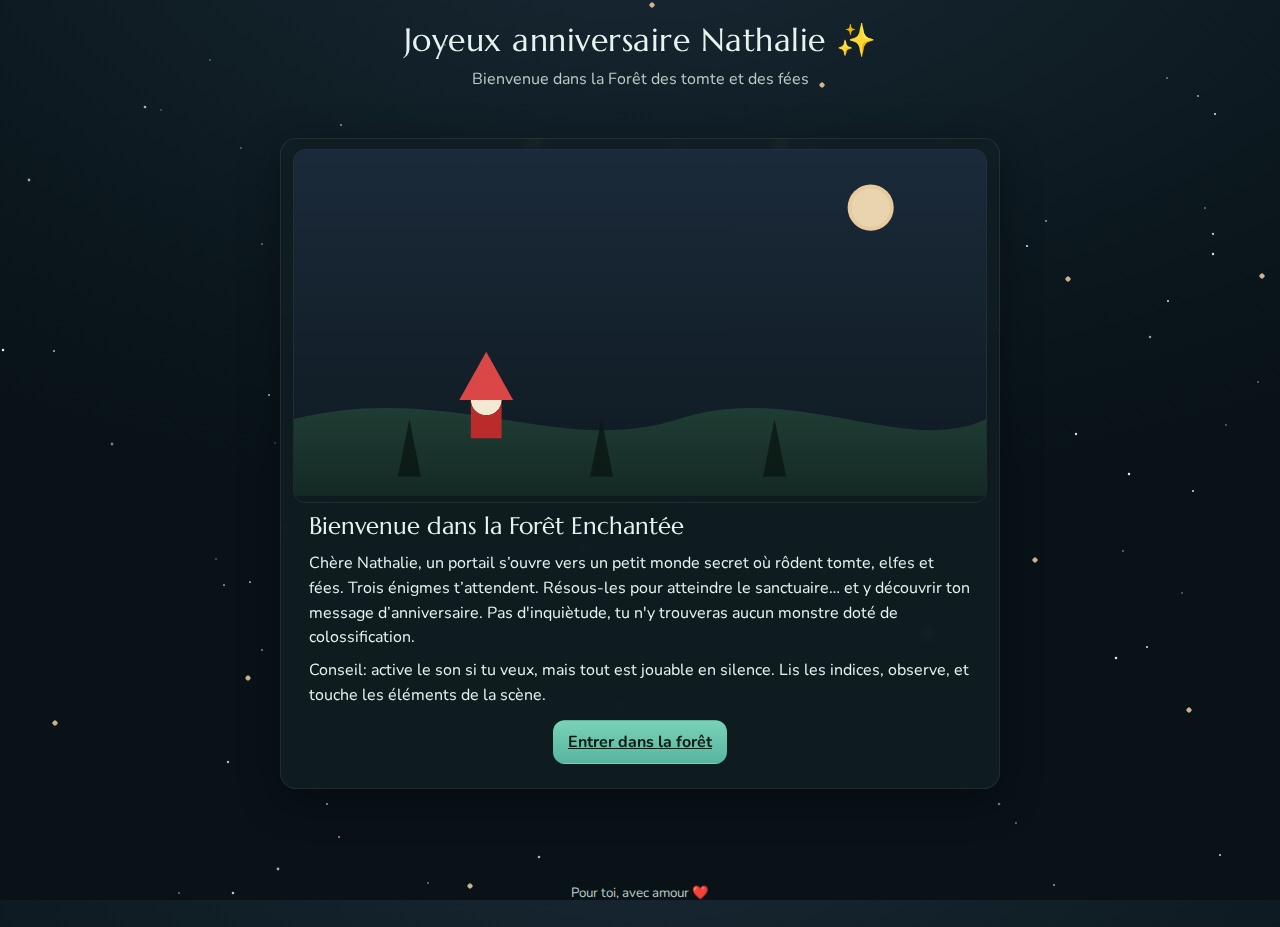
<file: index.html>
<!DOCTYPE html>
<html lang="fr">
  <head>
    <meta charset="utf-8" />
    <meta name="viewport" content="width=device-width, initial-scale=1" />
    <title>Joyeux Anniversaire – Forêt Enchantée</title>
    <meta name="description" content="Une carte d'anniversaire interactive dans une forêt de tomte, elfes et fées." />
    <link rel="preconnect" href="https://fonts.googleapis.com">
    <link rel="preconnect" href="https://fonts.gstatic.com" crossorigin>
    <link href="https://fonts.googleapis.com/css2?family=Marcellus&family=Nunito:wght@400;700&display=swap" rel="stylesheet">
    <link rel="stylesheet" href="assets/styles.css" />
  </head>
  <body data-scene="intro">
    <div id="stars"></div>
    <div id="fireflies" aria-hidden="true"></div>

    <header class="site-header">
      <h1>Joyeux anniversaire Nathalie ✨</h1>
      <p class="subtitle">Bienvenue dans la Forêt des tomte et des fées</p>
    </header>

    <main class="container intro">
      <section class="card">
        <div class="art">
          <!-- Petite illustration douce (SVG inline) -->
          <svg viewBox="0 0 360 180" role="img" aria-label="Forêt crépusculaire">
            <defs>
              <linearGradient id="gSky" x1="0" y1="0" x2="0" y2="1">
                <stop offset="0%" stop-color="#1b2a3a" />
                <stop offset="100%" stop-color="#0e1a21" />
              </linearGradient>
              <linearGradient id="gHill" x1="0" y1="0" x2="0" y2="1">
                <stop offset="0%" stop-color="#1f3d34" />
                <stop offset="100%" stop-color="#142a24" />
              </linearGradient>
            </defs>
            <rect width="360" height="180" fill="url(#gSky)"/>
            <g opacity="0.9">
              <circle cx="300" cy="30" r="12" fill="#ffdca8"/>
              <circle cx="300" cy="30" r="10" fill="#ffecc7" opacity="0.7"/>
            </g>
            <path d="M0 140 C80 120, 140 160, 200 140 C260 120, 320 160, 360 140 L360 180 L0 180 Z" fill="url(#gHill)"/>
            <g fill="#0b1714" opacity="0.8">
              <path d="M60 140 l-6 30 h12z"/>
              <path d="M160 140 l-6 30 h12z"/>
              <path d="M250 140 l-6 30 h12z"/>
            </g>
            <!-- Tomte minimaliste -->
            <g transform="translate(100,120)">
              <circle cx="0" cy="10" r="8" fill="#f1e9d2"/>
              <path d="M-8 10 a8 8 0 0 0 16 0 v20 h-16z" fill="#ba2c2c"/>
              <path d="M0 -15 l-14 25 h28z" fill="#d94747"/>
            </g>
          </svg>
        </div>
        <h2>Bienvenue dans la Forêt Enchantée</h2>
        <p>
          Chère Nathalie, un portail s’ouvre vers un petit monde secret où rôdent tomte, elfes et fées.
          Trois énigmes t’attendent. Résous-les pour atteindre le sanctuaire… et y découvrir ton message d’anniversaire.
          Pas d'inquiètude, tu n'y trouveras aucun monstre doté de colossification.
        </p>
        <p class="hint">Conseil: active le son si tu veux, mais tout est jouable en silence. Lis les indices, observe, et touche les éléments de la scène.</p>
        <div class="cta-row">
          <a class="btn btn-primary" href="foret.html">Entrer dans la forêt</a>
        </div>
      </section>
    </main>

    <footer class="site-footer">
      <small>Pour toi, avec amour ❤️</small>
    </footer>

    <script src="assets/main.js"></script>
  </body>
  </html>
</file>
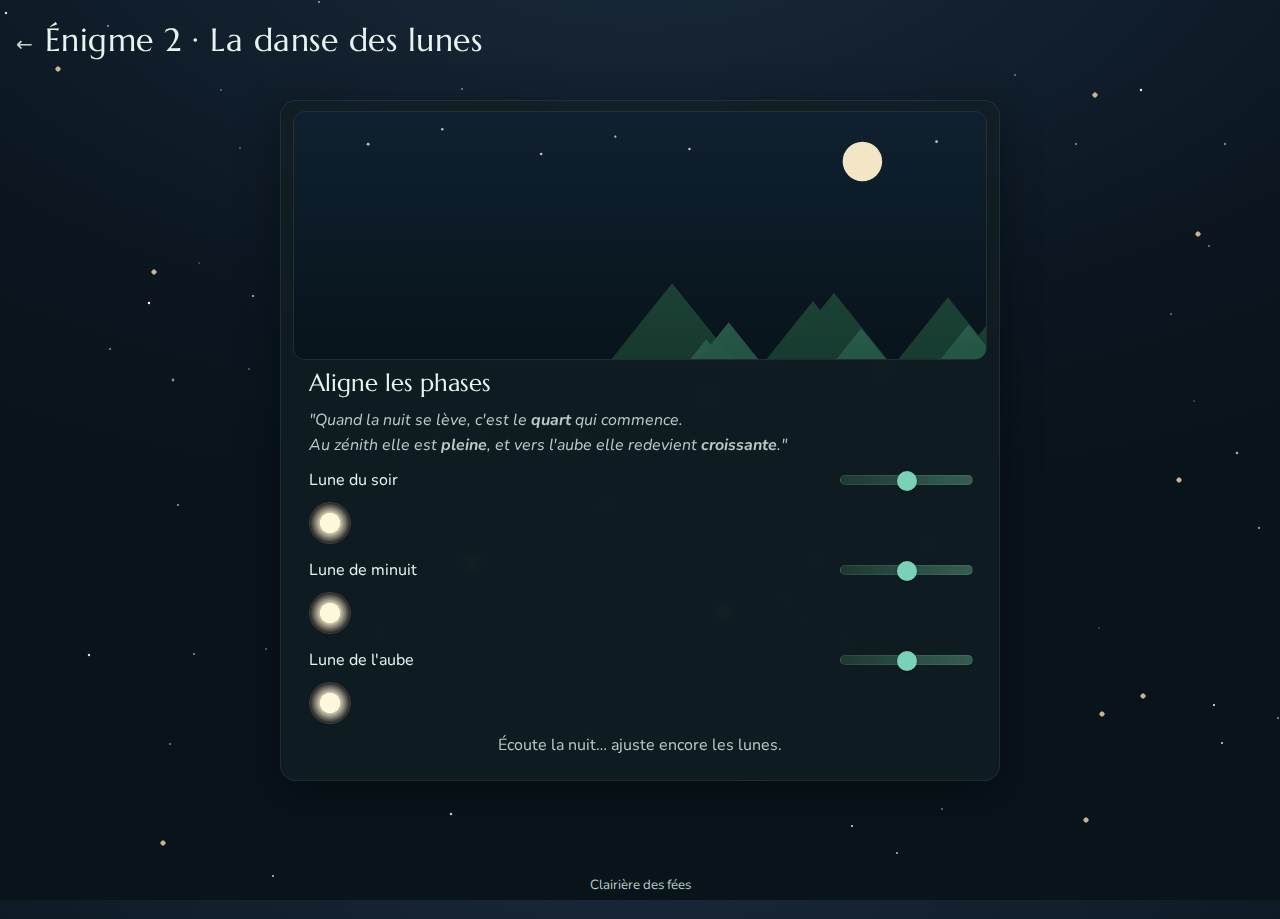
<file: clairiere.html>
<!DOCTYPE html>
<html lang="fr">
  <head>
    <meta charset="utf-8" />
    <meta name="viewport" content="width=device-width, initial-scale=1" />
    <title>Énigme 2 — La Danse des Lunes</title>
    <link href="https://fonts.googleapis.com/css2?family=Marcellus&family=Nunito:wght@400;700&display=swap" rel="stylesheet">
    <link rel="stylesheet" href="assets/styles.css" />
  </head>
  <body data-scene="clairiere">
    <div id="stars"></div>
    <div id="fireflies" aria-hidden="true"></div>

    <header class="site-header compact">
      <a class="back" href="foret.html" aria-label="Retour">←</a>
      <h1>Énigme 2 · La danse des lunes</h1>
    </header>

    <main class="container">
      <section class="card puzzle">
        <div class="art wide">
          <!-- Forêt de sapins simple -->
          <svg viewBox="0 0 560 200" role="img" aria-label="Forêt de sapins sous la lune">
            <defs>
              <linearGradient id="skyForest" x1="0" y1="0" x2="0" y2="1">
                <stop offset="0%" stop-color="#0f2030"/>
                <stop offset="100%" stop-color="#08141b"/>
              </linearGradient>
              <linearGradient id="treeBack" x1="0" y1="0" x2="0" y2="1">
                <stop offset="0%" stop-color="#1f4a3a"/>
                <stop offset="100%" stop-color="#123227"/>
              </linearGradient>
              <linearGradient id="treeMid" x1="0" y1="0" x2="0" y2="1">
                <stop offset="0%" stop-color="#2a5e4a"/>
                <stop offset="100%" stop-color="#184035"/>
              </linearGradient>
              <linearGradient id="treeFront" x1="0" y1="0" x2="0" y2="1">
                <stop offset="0%" stop-color="#356f58"/>
                <stop offset="100%" stop-color="#1b483d"/>
              </linearGradient>
              <symbol id="pine" viewBox="0 0 20 28">
                <polygon points="10,0 2,10 6,10 1,16 7,14 4,22 10,19 16,22 13,14 19,16 14,10 18,10"/>
                <rect x="8.5" y="19" width="3" height="8" rx="0.6"/>
              </symbol>
            </defs>

            <!-- Ciel -->
            <rect width="560" height="200" fill="url(#skyForest)"/>
            <!-- Lune unique -->
            <circle cx="460" cy="40" r="16" fill="#fff1cc" opacity="0.95"/>
            <!-- Quelques étoiles discrètes -->
            <g fill="#fff8e6" opacity="0.75">
              <circle cx="60" cy="26" r="1.2"/>
              <circle cx="120" cy="14" r="1.0"/>
              <circle cx="200" cy="34" r="1.1"/>
              <circle cx="260" cy="20" r="0.9"/>
              <circle cx="320" cy="30" r="1.0"/>
              <circle cx="520" cy="24" r="1.1"/>
            </g>

            <!-- Bandes de sapins -->
            <g fill="url(#treeBack)" opacity="0.85">
              <use href="#pine" x="20"  y="152" transform="scale(1.0)"/>
              <use href="#pine" x="60"  y="154" transform="scale(0.9)"/>
              <use href="#pine" x="100" y="150" transform="scale(1.1)"/>
              <use href="#pine" x="140" y="153" transform="scale(1.0)"/>
              <use href="#pine" x="180" y="154" transform="scale(0.95)"/>
              <use href="#pine" x="220" y="151" transform="scale(1.05)"/>
              <use href="#pine" x="260" y="153" transform="scale(0.98)"/>
              <use href="#pine" x="300" y="150" transform="scale(1.06)"/>
              <use href="#pine" x="340" y="154" transform="scale(0.94)"/>
              <use href="#pine" x="380" y="152" transform="scale(1.02)"/>
              <use href="#pine" x="420" y="154" transform="scale(0.94)"/>
              <use href="#pine" x="460" y="151" transform="scale(1.04)"/>
              <use href="#pine" x="500" y="154" transform="scale(0.92)"/>
            </g>
            <g fill="url(#treeMid)" opacity="0.92">
              <use href="#pine" x="10"  y="160" transform="scale(1.15)"/>
              <use href="#pine" x="55"  y="162" transform="scale(1.05)"/>
              <use href="#pine" x="95"  y="160" transform="scale(1.2)"/>
              <use href="#pine" x="145" y="162" transform="scale(1.08)"/>
              <use href="#pine" x="190" y="160" transform="scale(1.18)"/>
              <use href="#pine" x="235" y="162" transform="scale(1.06)"/>
              <use href="#pine" x="280" y="160" transform="scale(1.2)"/>
              <use href="#pine" x="325" y="162" transform="scale(1.08)"/>
              <use href="#pine" x="370" y="160" transform="scale(1.18)"/>
              <use href="#pine" x="415" y="162" transform="scale(1.06)"/>
              <use href="#pine" x="460" y="160" transform="scale(1.16)"/>
              <use href="#pine" x="505" y="162" transform="scale(1.08)"/>
            </g>
            <g fill="url(#treeFront)" opacity="1">
              <use href="#pine" x="0"   y="170" transform="scale(1.3)"/>
              <use href="#pine" x="45"  y="172" transform="scale(1.22)"/>
              <use href="#pine" x="90"  y="170" transform="scale(1.34)"/>
              <use href="#pine" x="140" y="172" transform="scale(1.26)"/>
              <use href="#pine" x="190" y="170" transform="scale(1.36)"/>
              <use href="#pine" x="240" y="172" transform="scale(1.24)"/>
              <use href="#pine" x="290" y="170" transform="scale(1.34)"/>
              <use href="#pine" x="340" y="172" transform="scale(1.26)"/>
              <use href="#pine" x="390" y="170" transform="scale(1.36)"/>
              <use href="#pine" x="440" y="172" transform="scale(1.24)"/>
              <use href="#pine" x="490" y="170" transform="scale(1.32)"/>
              <use href="#pine" x="530" y="172" transform="scale(1.24)"/>
            </g>
          </svg>
        </div>
        <h2>Aligne les phases</h2>
        <p class="riddle">
          "Quand la nuit se lève, c'est le <strong>quart</strong> qui commence.<br/>
          Au zénith elle est <strong>pleine</strong>,
          et vers l'aube elle redevient <strong>croissante</strong>."
        </p>

        <div class="sliders">
          <div class="slider-group">
            <label for="s1">Lune du soir</label>
            <input id="s1" type="range" min="0" max="100" value="50" step="1"/>
            <div class="moon" data-for="s1"></div>
          </div>
          <div class="slider-group">
            <label for="s2">Lune de minuit</label>
            <input id="s2" type="range" min="0" max="100" value="50" step="1"/>
            <div class="moon" data-for="s2"></div>
          </div>
          <div class="slider-group">
            <label for="s3">Lune de l'aube</label>
            <input id="s3" type="range" min="0" max="100" value="50" step="1"/>
            <div class="moon" data-for="s3"></div>
          </div>
        </div>

        <div id="feedback" class="feedback" aria-live="polite"></div>

        <div class="cta-row hidden" id="next2">
          <a class="btn btn-primary" href="ruisseau.html">Suivre le ruisseau</a>
        </div>
      </section>
    </main>

    <footer class="site-footer">
      <small>Clairière des fées</small>
    </footer>

    <script src="assets/main.js"></script>
    <script>
      const targets = { s1:5, s2:50, s3:95 };
      const tol = 8; // tolérance ±6
      const fb = document.getElementById('feedback');
      const next = document.getElementById('next2');

      function updateMoon(input){
        const id = input.id; const moon = document.querySelector(`.moon[data-for="${id}"]`);
        const v = Number(input.value);
        // Représentation simple de phase: gradient radiale selon v
        const pct = Math.max(0, Math.min(100, v));
        const light = pct/100;
        const shadowStart = (0.5 - (light-0.5))*100; // just a playful mapping
        moon.style.background = `radial-gradient(circle at ${shadowStart}% 50%, #fff8dc 35%, #d0c9b0 36%, #2a2a2a 70%)`;
        moon.setAttribute('aria-label',`phase ${v}%`);
      }

      function check(){
        const ok = Object.keys(targets).every(id => {
          const v = Number(document.getElementById(id).value);
          return Math.abs(v - targets[id]) <= tol;
        });
        if (ok) {
          fb.textContent = "La clairière s'illumine… C'est réussi !";
          document.body.classList.add('solved');
          try { localStorage.setItem('puzzle2','true'); localStorage.setItem('progress','2'); } catch {}
          next.classList.remove('hidden');
          celebrate('clairiere');
        } else {
          fb.textContent = "Écoute la nuit… ajuste encore les lunes.";
        }
      }

      document.querySelectorAll('input[type="range"]').forEach(inp => {
        updateMoon(inp);
        inp.addEventListener('input', e => { updateMoon(inp); check(); });
      });

      check();
    </script>
  </body>
  </html>
</file>
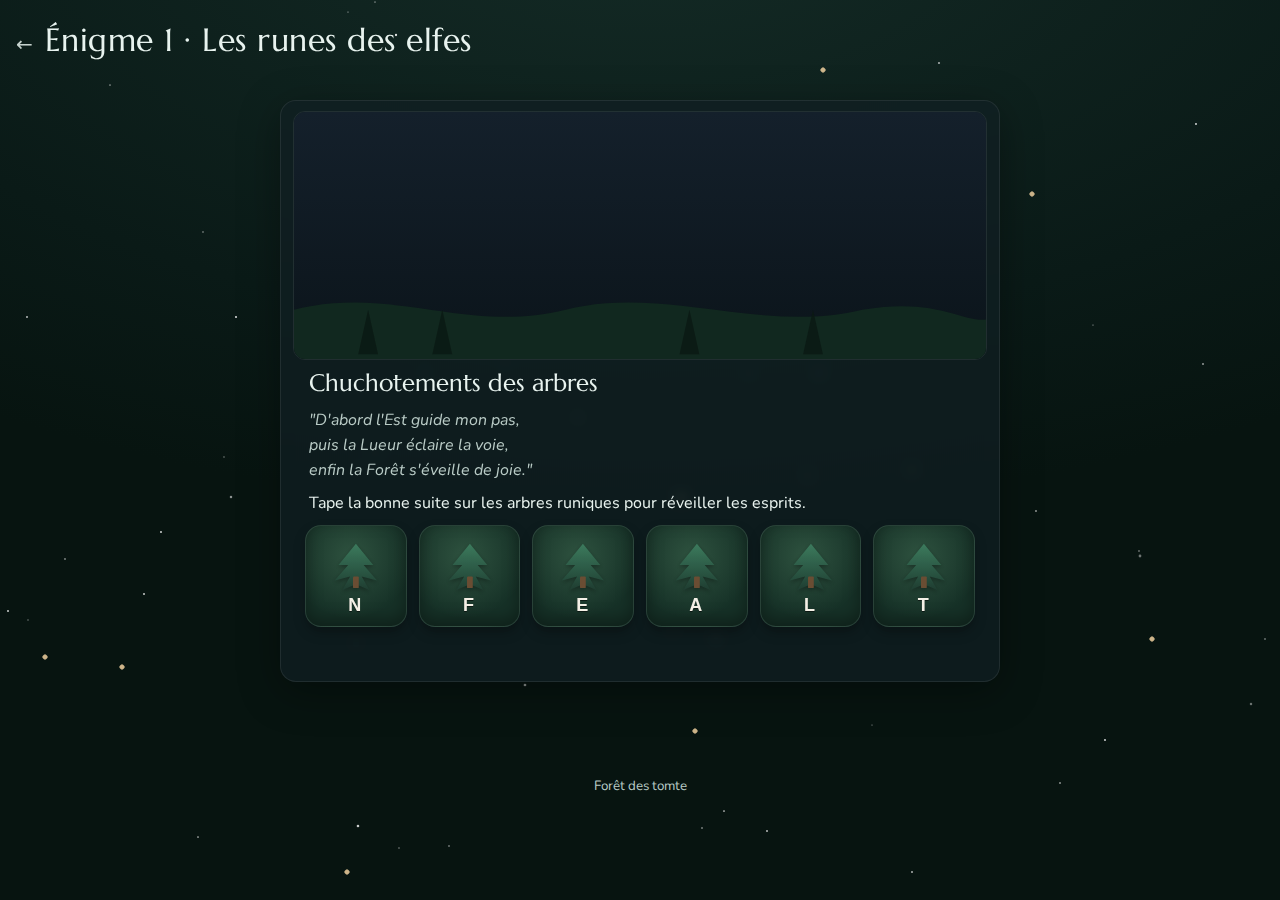
<file: foret.html>
<!DOCTYPE html>
<html lang="fr">
  <head>
    <meta charset="utf-8" />
    <meta name="viewport" content="width=device-width, initial-scale=1" />
    <title>Énigme 1 — Les Runes des Elfes</title>
    <link href="https://fonts.googleapis.com/css2?family=Marcellus&family=Nunito:wght@400;700&display=swap" rel="stylesheet">
    <link rel="stylesheet" href="assets/styles.css" />
  </head>
  <body data-scene="foret">
    <div id="stars"></div>
    <div id="fireflies" aria-hidden="true"></div>

    <header class="site-header compact">
      <a class="back" href="index.html" aria-label="Retour">←</a>
      <h1>Énigme 1 · Les runes des elfes</h1>
    </header>

    <main class="container">
      <section class="card puzzle">
        <div class="art wide">
          <!-- Silhouette de forêt -->
          <svg viewBox="0 0 560 200" role="img" aria-label="Forêt nocturne">
            <defs>
              <linearGradient id="skyF" x1="0" y1="0" x2="0" y2="1">
                <stop offset="0%" stop-color="#14202b"/>
                <stop offset="100%" stop-color="#0b141a"/>
              </linearGradient>
            </defs>
            <rect width="560" height="200" fill="url(#skyF)"/>
            <g fill="#11281f">
              <path d="M0 160 C80 140 140 180 220 160 C300 140 380 180 460 160 C520 150 540 170 560 168 L560 200 L0 200 Z"/>
            </g>
            <g fill="#0b1a14" opacity="0.9">
              <path d="M60 160 l-8 36 h16z"/>
              <path d="M120 160 l-8 36 h16z"/>
              <path d="M320 160 l-8 36 h16z"/>
              <path d="M420 160 l-8 36 h16z"/>
            </g>
          </svg>
        </div>
        <h2>Chuchotements des arbres</h2>
        <p class="riddle">
          "D'abord l'Est guide mon pas,<br/>
          puis la Lueur éclaire la voie,<br/>
          enfin la Forêt s'éveille de joie."
        </p>
        <p>Tape la bonne suite sur les arbres runiques pour réveiller les esprits.</p>

        <div class="runes trees" id="runes"></div>

        <div id="feedback" class="feedback" aria-live="polite"></div>

        <div class="cta-row hidden" id="next1">
          <a class="btn btn-primary" href="clairiere.html">Avancer vers la clairière</a>
        </div>
      </section>
    </main>

    <footer class="site-footer">
      <small>Forêt des tomte</small>
    </footer>

    <script src="assets/main.js"></script>
    <script>
      // Énigme 1: Entrer "E", "L", "F" — arbres au lieu de pierres
      const needed = ["E","L","F"]; let entered = [];
      const runes = document.getElementById('runes');
      const fb = document.getElementById('feedback');
      const next = document.getElementById('next1');

      // Construire dynamiquement 6 arbres-runes et mélanger pour éviter E-L-F en ordre
      const letters = ["E","L","F","A","N","T"];
      function shuffle(a){ for(let i=a.length-1;i>0;i--){ const j=(Math.random()*(i+1))|0; [a[i],a[j]]=[a[j],a[i]]; } return a; }
      function elfInOrder(a){ const p = {E:a.indexOf('E'), L:a.indexOf('L'), F:a.indexOf('F')}; return p.E < p.L && p.L < p.F; }

      let order = shuffle(letters.slice());
      if (elfInOrder(order)) { // casse l'ordre si aligné
        [order[0], order[order.length-1]] = [order[order.length-1], order[0]];
        if (elfInOrder(order)) order.reverse();
      }

      function treeSVG(){
        return `
          <svg viewBox="0 0 60 60" aria-hidden="true" focusable="false">
            <defs>
              <linearGradient id="canopy" x1="0" y1="0" x2="0" y2="1">
                <stop offset="0%" stop-color="#3d7d5f"/>
                <stop offset="100%" stop-color="#1f3e32"/>
              </linearGradient>
            </defs>
            <polygon points="30,6 12,28 22,28 8,44 24,40 16,54 30,48 44,54 36,40 52,44 38,28 48,28" fill="url(#canopy)"/>
            <rect x="27" y="40" width="6" height="12" rx="1" fill="#6e4e33"/>
          </svg>`;
      }

      const frag = document.createDocumentFragment();
      order.forEach(ch => {
        const b = document.createElement('button');
        b.className = 'rune tree';
        b.dataset.letter = ch;
        b.setAttribute('aria-label', `Arbre ${ch}`);
        b.innerHTML = `<span class="tree-ico">${treeSVG()}</span><span class="letter">${ch}</span>`;
        frag.appendChild(b);
      });
      runes.appendChild(frag);

      function resetWithShake() {
        runes.classList.remove('shake'); void runes.offsetWidth; // reflow
        runes.classList.add('shake');
        entered = [];
        fb.textContent = "Hmm… la forêt reste silencieuse.";
      }

      runes.addEventListener('click', (e) => {
        const b = e.target.closest('button.rune');
        if (!b) return;
        const letter = b.dataset.letter;
        b.classList.add('active');
        setTimeout(()=>b.classList.remove('active'), 180);
        entered.push(letter);
        fb.textContent = `Tu as touché: ${entered.join('·')}`;
        if (entered.length === needed.length) {
          const ok = needed.every((v,i)=>v===entered[i]);
          if (ok) {
            fb.textContent = "Les esprits s'éveillent… Bien joué !";
            document.body.classList.add('solved');
            try { localStorage.setItem('puzzle1','true'); localStorage.setItem('progress','1'); } catch {}
            next.classList.remove('hidden');
            celebrate('foret');
          } else {
            resetWithShake();
          }
        }
      });
    </script>
  </body>
  </html>
</file>
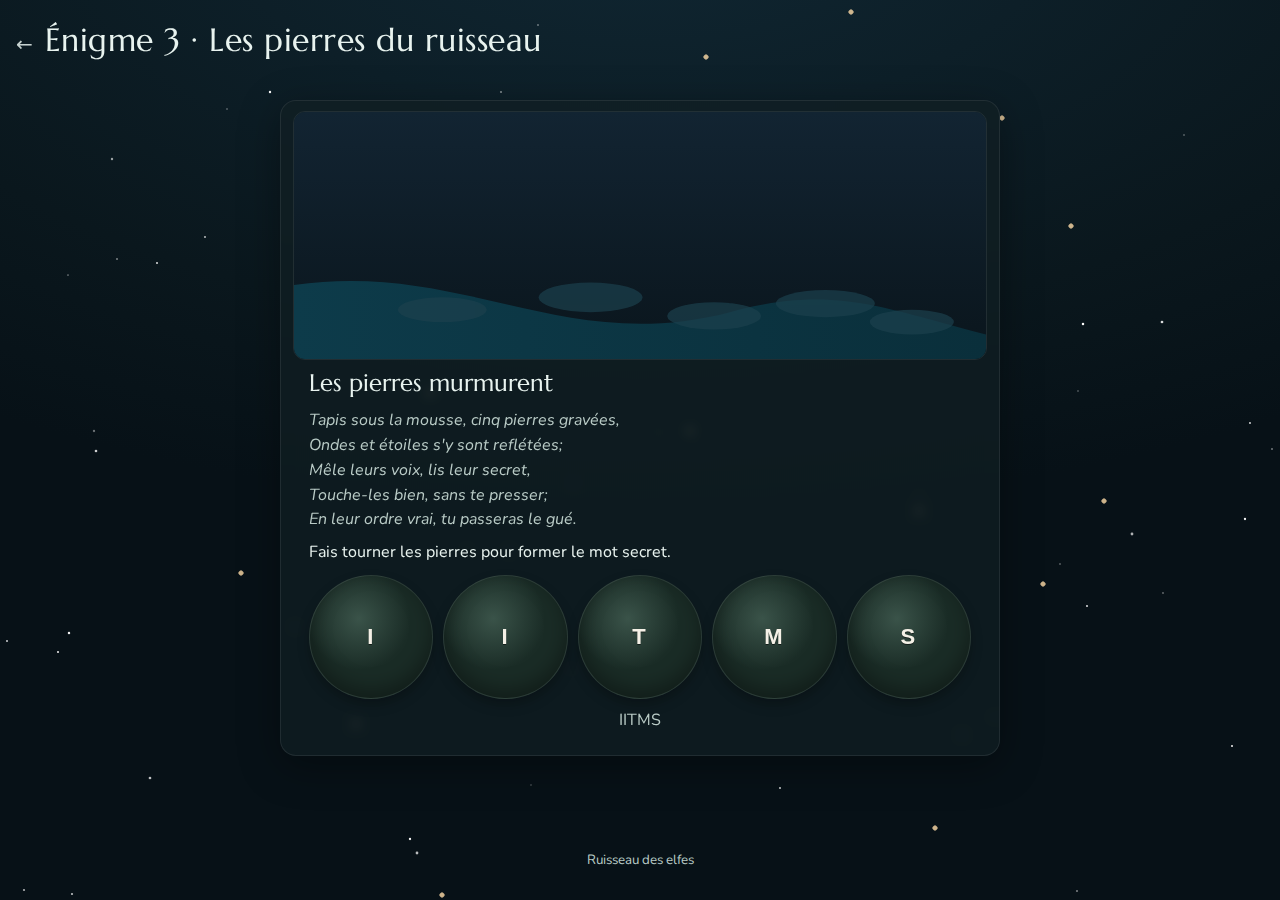
<file: ruisseau.html>
<!DOCTYPE html>
<html lang="fr">
  <head>
    <meta charset="utf-8" />
    <meta name="viewport" content="width=device-width, initial-scale=1" />
    <title>Énigme 3 — Les Pierres du Ruisseau</title>
    <link href="https://fonts.googleapis.com/css2?family=Marcellus&family=Nunito:wght@400;700&display=swap" rel="stylesheet">
    <link rel="stylesheet" href="assets/styles.css" />
  </head>
  <body data-scene="ruisseau">
    <div id="stars"></div>
    <div id="fireflies" aria-hidden="true"></div>

    <header class="site-header compact">
      <a class="back" href="clairiere.html" aria-label="Retour">←</a>
      <h1>Énigme 3 · Les pierres du ruisseau</h1>
    </header>

    <main class="container">
      <section class="card puzzle">
        <div class="art wide">
          <!-- Ruisseau stylisé -->
          <svg viewBox="0 0 560 200" role="img" aria-label="Ruisseau sous la lune">
            <defs>
              <linearGradient id="skyR" x1="0" y1="0" x2="0" y2="1">
                <stop offset="0%" stop-color="#122432"/>
                <stop offset="100%" stop-color="#0a151c"/>
              </linearGradient>
              <linearGradient id="water" x1="0" y1="0" x2="1" y2="0">
                <stop offset="0%" stop-color="#0d3b4a"/>
                <stop offset="100%" stop-color="#0a2f3b"/>
              </linearGradient>
            </defs>
            <rect width="560" height="200" fill="url(#skyR)"/>
            <path d="M0 140 C140 120 220 200 360 160 C440 140 480 160 560 180 L560 200 L0 200 Z" fill="url(#water)"/>
            <g fill="#1c404d" opacity="0.7">
              <ellipse cx="120" cy="160" rx="36" ry="10"/>
              <ellipse cx="240" cy="150" rx="42" ry="12"/>
              <ellipse cx="340" cy="165" rx="38" ry="11"/>
              <ellipse cx="430" cy="155" rx="40" ry="11"/>
              <ellipse cx="500" cy="170" rx="34" ry="10"/>
            </g>
          </svg>
        </div>
        <h2>Les pierres murmurent</h2>
        <p class="riddle">
          <em>
            Tapis sous la mousse, cinq pierres gravées,<br/>
            Ondes et étoiles s'y sont reflétées;<br/>
            Mêle leurs voix, lis leur secret,<br/>
            Touche-les bien, sans te presser;<br/>
            En leur ordre vrai, tu passeras le gué.
          </em>
        </p>

        <p>Fais tourner les pierres pour former le mot secret.</p>

        <div class="dials" id="dials" role="group" aria-label="Pierres runiques">
          <button class="dial" data-index="0" aria-label="Pierre 1">A</button>
          <button class="dial" data-index="1" aria-label="Pierre 2">A</button>
          <button class="dial" data-index="2" aria-label="Pierre 3">A</button>
          <button class="dial" data-index="3" aria-label="Pierre 4">A</button>
          <button class="dial" data-index="4" aria-label="Pierre 5">A</button>
        </div>

        <div id="feedback" class="feedback" aria-live="polite"></div>

        <div class="cta-row hidden" id="next3">
          <a class="btn btn-primary" href="sanctuaire.html">Atteindre le sanctuaire</a>
        </div>
      </section>
    </main>

    <footer class="site-footer">
      <small>Ruisseau des elfes</small>
    </footer>

    <script src="assets/main.js"></script>
    <script>
      const alphabet = ['A','E','I','M','O','R','S','T','U','Y'];
      const goal = ['T','O','M','T','E'];
      const fb = document.getElementById('feedback');
      const next = document.getElementById('next3');
      const dials = Array.from(document.querySelectorAll('.dial'));

      // init random letters ensuring goal letters are present in alphabet
      dials.forEach((b,i)=>{
        const start = alphabet[(Math.random()*alphabet.length)|0];
        b.textContent = start;
      });

      function current(){ return dials.map(b=>b.textContent); }
      function check(){
        const ok = current().every((ch,i)=>ch===goal[i]);
        if (ok) {
          fb.textContent = "Le gué s'illumine… Bravo !";
          document.body.classList.add('solved');
          try { localStorage.setItem('puzzle3','true'); localStorage.setItem('progress','3'); } catch {}
          next.classList.remove('hidden');
          celebrate('ruisseau');
        } else {
          fb.textContent = current().join('');
        }
      }

      document.getElementById('dials').addEventListener('click', (e)=>{
        const b = e.target.closest('.dial');
        if (!b) return;
        const cur = b.textContent;
        const idx = alphabet.indexOf(cur);
        const nextI = (idx+1) % alphabet.length;
        b.textContent = alphabet[nextI];
        b.classList.add('active'); setTimeout(()=>b.classList.remove('active'), 120);
        check();
      });

      check();
    </script>
  </body>
  </html>
</file>
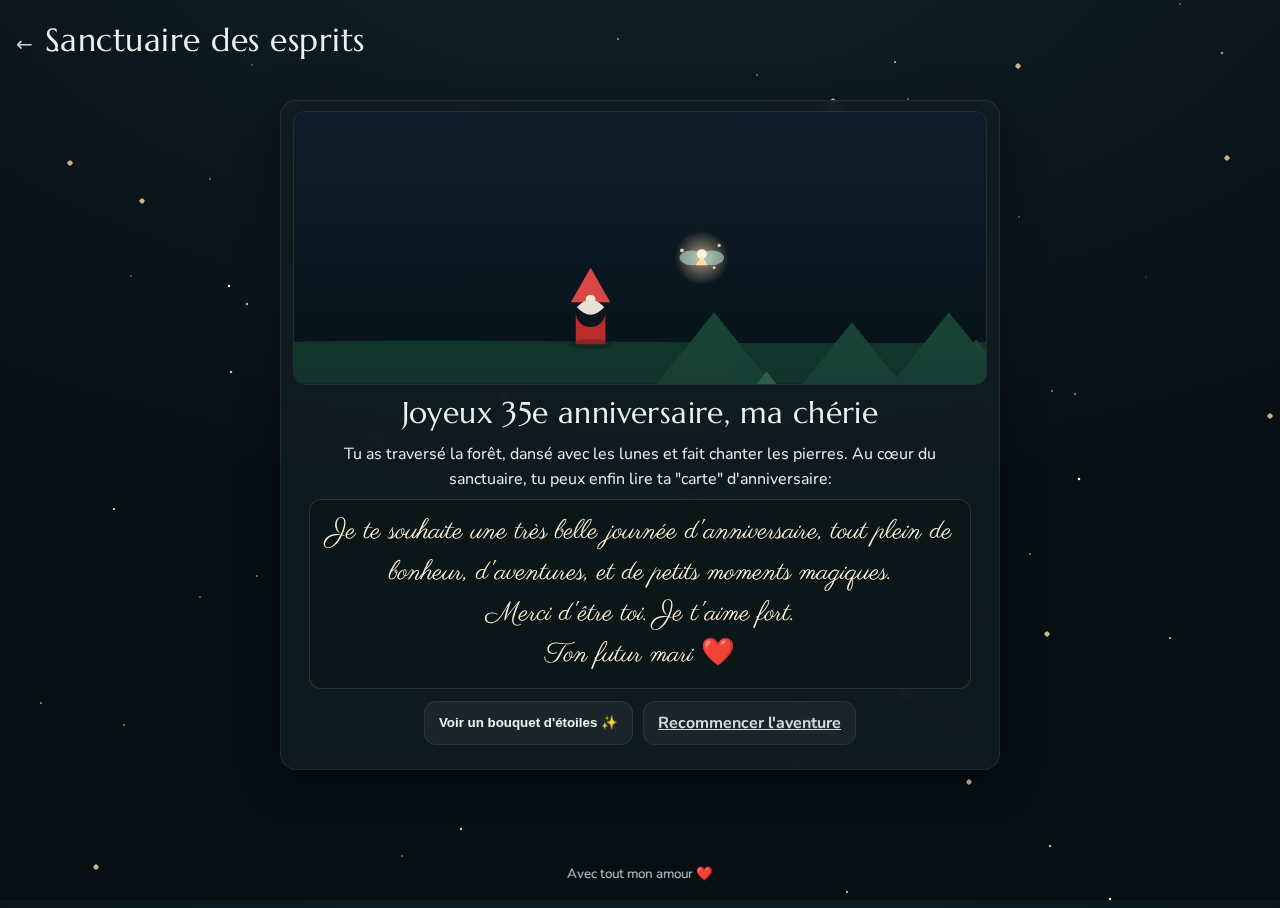
<file: sanctuaire.html>
<!DOCTYPE html>
<html lang="fr">
  <head>
    <meta charset="utf-8" />
    <meta name="viewport" content="width=device-width, initial-scale=1" />
    <title>Sanctuaire — Joyeux Anniversaire</title>
    <link href="https://fonts.googleapis.com/css2?family=Marcellus&family=Nunito:wght@400;700&family=Parisienne&display=swap" rel="stylesheet">
    <link rel="stylesheet" href="assets/styles.css" />
  </head>
  <body data-scene="sanctuaire">
    <div id="stars"></div>
    <div id="fireflies" aria-hidden="true"></div>

    <header class="site-header compact">
      <a class="back" href="ruisseau.html" aria-label="Retour">←</a>
      <h1>Sanctuaire des esprits</h1>
    </header>

    <main class="container">
      <section class="card final">
        <div class="art wide">
          <!-- Scène simple: tomte, fée et sapins -->
          <svg viewBox="0 0 560 220" role="img" aria-label="Tomte et fée dans une forêt de sapins">
            <defs>
              <linearGradient id="skySan" x1="0" y1="0" x2="0" y2="1">
                <stop offset="0%" stop-color="#0e1e2a"/>
                <stop offset="100%" stop-color="#071219"/>
              </linearGradient>
              <linearGradient id="pineBack" x1="0" y1="0" x2="0" y2="1">
                <stop offset="0%" stop-color="#1c4739"/>
                <stop offset="100%" stop-color="#102f26"/>
              </linearGradient>
              <linearGradient id="pineFront" x1="0" y1="0" x2="0" y2="1">
                <stop offset="0%" stop-color="#2b5f4b"/>
                <stop offset="100%" stop-color="#194136"/>
              </linearGradient>
              <radialGradient id="fairyGlow" cx="50%" cy="50%" r="50%">
                <stop offset="0%" stop-color="rgba(255,220,168,0.65)"/>
                <stop offset="70%" stop-color="rgba(255,220,168,0.2)"/>
                <stop offset="100%" stop-color="rgba(255,220,168,0)"/>
              </radialGradient>
              <symbol id="pine" viewBox="0 0 20 28">
                <polygon points="10,0 2,10 6,10 1,16 7,14 4,22 10,19 16,22 13,14 19,16 14,10 18,10"/>
                <rect x="8.5" y="19" width="3" height="8" rx="0.6"/>
              </symbol>
            </defs>
            <!-- Ciel -->
            <rect width="560" height="220" fill="url(#skySan)"/>
            <!-- Sol (derrière les éléments) -->
            <path d="M0 186 C140 182 420 190 560 186 L560 220 L0 220 Z" fill="#12362c" opacity="0.95"/>
            <!-- Sapins arrière-plan (au-dessus du sol) -->
            <g fill="url(#pineBack)" opacity="0.95">
              <use href="#pine" x="20"  y="160" transform="scale(1.1)"/>
              <use href="#pine" x="60"  y="162" transform="scale(1.0)"/>
              <use href="#pine" x="100" y="160" transform="scale(1.2)"/>
              <use href="#pine" x="150" y="162" transform="scale(1.05)"/>
              <use href="#pine" x="200" y="160" transform="scale(1.15)"/>
              <use href="#pine" x="250" y="162" transform="scale(1.0)"/>
              <use href="#pine" x="300" y="160" transform="scale(1.2)"/>
              <use href="#pine" x="350" y="162" transform="scale(1.05)"/>
              <use href="#pine" x="400" y="160" transform="scale(1.18)"/>
              <use href="#pine" x="450" y="162" transform="scale(1.0)"/>
              <use href="#pine" x="500" y="160" transform="scale(1.12)"/>
            </g>

            <!-- Tomte -->
            <g transform="translate(240,160)">
              <!-- Chapeau -->
              <path d="M0 -34 l-16 28 h32z" fill="#d94747"/>
              <!-- Nez -->
              <circle cx="0" cy="-8" r="4" fill="#f1e9d2"/>
              <!-- Barbe -->
              <path d="M-11 -2 Q0 -14 11 -2 Q0 10 -11 -2" fill="#e7e2d7"/>
              <!-- Cape/Corps -->
              <path d="M-12 2 a12 12 0 0 0 24 0 v26 h-24z" fill="#ba2c2c"/>
            </g>
            <!-- Ombre du tomte -->
            <ellipse cx="240" cy="188" rx="18" ry="4" fill="#0a1410" opacity="0.28"/>

            <!-- Fée -->
            <g transform="translate(330,118)">
              <!-- Halo -->
              <circle cx="0" cy="0" r="22" fill="url(#fairyGlow)"/>
              <!-- Ailes -->
              <ellipse cx="-8" cy="0" rx="10" ry="6" fill="rgba(200,240,230,0.55)"/>
              <ellipse cx="8" cy="0" rx="10" ry="6" fill="rgba(200,240,230,0.55)"/>
              <!-- Corps/tête -->
              <circle cx="0" cy="-3" r="4" fill="#fff3da"/>
              <path d="M-5 6 L0 -1 L5 6 Z" fill="#ffdca8"/>
              <!-- Étincelles -->
              <g fill="#ffdca8" opacity="0.9">
                <circle cx="-16" cy="-6" r="1.6"/>
                <circle cx="14" cy="-10" r="1.3"/>
                <circle cx="10" cy="8" r="1.2"/>
              </g>
            </g>

            <!-- Sapins avant-plan léger -->
            <g fill="url(#pineFront)">
              <use href="#pine" x="0"   y="176" transform="scale(1.26)"/>
              <use href="#pine" x="44"  y="178" transform="scale(1.18)"/>
              <use href="#pine" x="96"  y="176" transform="scale(1.26)"/>
              <use href="#pine" x="460" y="176" transform="scale(1.26)"/>
              <use href="#pine" x="500" y="178" transform="scale(1.2)"/>
              <use href="#pine" x="536" y="176" transform="scale(1.18)"/>
            </g>
          </svg>
        </div>
        <h2>Joyeux 35e anniversaire, ma chérie</h2>
        <p>
          Tu as traversé la forêt, dansé avec les lunes et fait chanter les pierres. Au cœur du sanctuaire, tu peux enfin lire ta "carte" d'anniversaire:
        </p>
        <blockquote class="message">
          Je te souhaite une très belle journée d'anniversaire, tout plein de bonheur, d'aventures, et de petits moments magiques. 
          <br>Merci d'être toi. Je t'aime fort.
         <br>Ton futur mari ❤️
          </blockquote>

        <div class="cta-row">
          <button class="btn" id="confettiBtn">Voir un bouquet d'étoiles ✨</button>
          <a class="btn btn-subtle" href="index.html">Recommencer l'aventure</a>
        </div>
      </section>
    </main>

    <footer class="site-footer">
      <small>Avec tout mon amour ❤️</small>
    </footer>

    <script src="assets/main.js"></script>
    <script>
      document.addEventListener('DOMContentLoaded', ()=>{
        celebrate('sanctuaire', {count: 80, life: 2000});
        const btn = document.getElementById('confettiBtn');
        btn.addEventListener('click', ()=> celebrate('sanctuaire', {count: 120, life: 2500}));
      });
    </script>
  </body>
  </html>
</file>
<file: assets/styles.css>
/* Palette et variables */
:root {
  --bg-deep: #0a1519;
  --bg-card: rgba(16, 31, 35, 0.72);
  --bg-card-strong: rgba(10, 22, 24, 0.85);
  --border-soft: rgba(255,255,255,0.08);
  --text: #e8f3ef;
  --text-dim: #b9cbc6;
  --accent: #79d2b8;
  --accent-2: #ffdca8;
  --error: #ff7f7f;
}

* { box-sizing: border-box; }
html, body { height: 100%; }
body {
  margin: 0;
  font-family: 'Nunito', system-ui, -apple-system, Segoe UI, Roboto, Arial, sans-serif;
  color: var(--text);
  background: radial-gradient(1200px 600px at 50% -10%, #15242d 0%, #0b161b 70%, #071015 100%);
  overflow-x: hidden;
}

body[data-scene="intro"] { background: radial-gradient(1200px 600px at 50% -10%, #182833 0%, #0b171d 70%, #081217 100%); }
body[data-scene="foret"] { background: radial-gradient(1200px 600px at 50% -10%, #142b26 0%, #0a1a17 70%, #071410 100%); }
body[data-scene="clairiere"] { background: radial-gradient(1200px 600px at 50% -10%, #1a2a3b 0%, #0b1621 70%, #08131a 100%); }
body[data-scene="ruisseau"] { background: radial-gradient(1200px 600px at 50% -10%, #102733 0%, #0a171d 70%, #071117 100%); }
body[data-scene="sanctuaire"] { background: radial-gradient(1200px 600px at 50% -10%, #0f2028 0%, #0a151a 70%, #070f13 100%); }

#stars, #fireflies, .particles { position: fixed; inset: 0; pointer-events: none; }
#stars { z-index: 0; }
#fireflies { z-index: 1; }
.particles { z-index: 1000; }

.site-header {
  position: relative; z-index: 10;
  padding: 20px 16px 0; text-align: center;
}
.site-header.compact { text-align: left; display: flex; gap: 12px; align-items: center; }
.site-header .back { color: var(--text); text-decoration: none; font-size: 20px; opacity: 0.85; }
.site-header h1 { font-family: 'Marcellus', Georgia, serif; font-weight: 400; letter-spacing: 0.5px; margin: 0 0 8px; }
.subtitle { color: var(--text-dim); margin-top: 2px; }

.container { position: relative; z-index: 5; padding: 20px 16px 80px; }
.card {
  max-width: 720px; margin: 12px auto; padding: 16px 16px 22px;
  background: var(--bg-card); border: 1px solid var(--border-soft);
  border-radius: 16px; box-shadow: 0 10px 40px rgba(0,0,0,0.35);
  backdrop-filter: blur(6px);
}
.card.final { text-align: center; }
.card .art { border-radius: 12px; overflow: hidden; margin: -8px -8px 8px; border: 1px solid var(--border-soft); }
.card .art.wide svg { width: 100%; height: auto; display: block; }
.card h2 { font-family: 'Marcellus', Georgia, serif; font-weight: 400; margin: 8px 8px 10px; }
.card p { color: var(--text); margin: 8px 8px; line-height: 1.55; }
.card .riddle { color: var(--text-dim); font-style: italic; }
.card .message { margin: 8px 8px; padding: 12px 14px; background: var(--bg-card-strong); border-radius: 12px; border: 1px dashed var(--border-soft); }

.cta-row { display: flex; gap: 10px; justify-content: center; margin-top: 12px; flex-wrap: wrap; }
.cta-row.hidden { display: none; }
.btn { appearance: none; border: 1px solid var(--border-soft); background: rgba(255,255,255,0.06); color: var(--text);
  padding: 10px 14px; border-radius: 12px; cursor: pointer; font-weight: 700; }
.btn:hover { background: rgba(255,255,255,0.1); }
.btn:active { transform: translateY(1px); }
.btn-primary { background: linear-gradient(180deg, var(--accent) 0%, #58b59d 100%); color: #0b1512; border-color: transparent; }
.btn-primary:hover { filter: brightness(1.05); }
.btn-subtle { opacity: 0.9; }

.site-footer { text-align: center; color: var(--text-dim); padding: 0 16px 24px; }

/* Puzzle 1: runes */
.runes { display: grid; grid-template-columns: repeat(3, minmax(0, 1fr)); gap: 12px; margin: 10px 4px 0; }
.rune { aspect-ratio: 1/1; border-radius: 16px; border: 1px solid var(--border-soft); 
  color: #f4f0e6; font-size: 22px; font-weight: 800; letter-spacing: 2px; text-shadow: 0 1px 0 rgba(0,0,0,0.5);
  box-shadow: inset 0 -6px 16px rgba(0,0,0,0.35), 0 6px 12px rgba(0,0,0,0.25); background: radial-gradient(circle at 30% 30%, #2c3f38, #172522 70%);
}
.rune.tree { position: relative; background: radial-gradient(circle at 45% 30%, #2e523f, #163127 70%); overflow: hidden; }
.rune.tree .tree-ico { position: absolute; inset: 12% 18% 30% 18%; opacity: 0.95; pointer-events: none; filter: drop-shadow(0 2px 2px rgba(0,0,0,0.35)); }
.rune.tree .tree-ico svg { width: 100%; height: 100%; display: block; }
.rune.tree .letter { position: absolute; left: 50%; bottom: 10%; transform: translateX(-50%); font-size: 18px; }
.rune.active { transform: scale(0.97); filter: brightness(1.2); }
.runes.shake { animation: shake 400ms; }
@keyframes shake { 10%{transform:translateX(-3px)} 20%{transform:translateX(3px)} 30%{transform:translateX(-2px)} 40%{transform:translateX(2px)} }

.feedback { text-align: center; color: var(--text-dim); margin-top: 10px; min-height: 20px; }
body.solved .card { box-shadow: 0 0 0 2px rgba(121,210,184,0.25), 0 12px 44px rgba(0,0,0,0.45); }

/* Puzzle 2: sliders + moons */
.sliders { display: grid; gap: 12px; margin: 8px 8px; }
.slider-group { display: grid; grid-template-columns: 1fr auto; align-items: center; gap: 8px; }
.slider-group label { color: var(--text); }
.moon { width: 42px; height: 42px; border-radius: 50%; border: 1px solid var(--border-soft); background: radial-gradient(circle at 50% 50%, #fff8dc 35%, #d0c9b0 36%, #2a2a2a 70%); }

/* range input styling (webkit mainly) */
input[type="range"] { -webkit-appearance: none; width: 100%; height: 24px; background: transparent; }
input[type="range"]:focus { outline: none; }
input[type="range"]::-webkit-slider-runnable-track { height: 10px; background: linear-gradient(90deg, #1d3a31, #345e50); border-radius: 12px; border: 1px solid var(--border-soft); }
input[type="range"]::-webkit-slider-thumb { -webkit-appearance: none; width: 20px; height: 20px; border-radius: 50%; background: var(--accent); border: none; margin-top: -5px; box-shadow: 0 1px 3px rgba(0,0,0,0.35); }
input[type="range"]::-moz-range-track { height: 10px; background: linear-gradient(90deg, #1d3a31, #345e50); border-radius: 12px; border: 1px solid var(--border-soft); }
input[type="range"]::-moz-range-thumb { width: 20px; height: 20px; border-radius: 50%; background: var(--accent); border: none; }

/* Puzzle 3: dials */
.dials { display: grid; grid-template-columns: repeat(5, 1fr); gap: 10px; margin: 10px 8px 0; }
.dial { aspect-ratio: 1/1; border-radius: 50%; border: 1px solid var(--border-soft); background: radial-gradient(60% 60% at 40% 35%, #3a5349, #1a2c26 70%);
  color: #f4f0e6; font-weight: 900; font-size: 22px; letter-spacing: 2px; text-shadow: 0 1px 0 rgba(0,0,0,0.5);
  box-shadow: inset 0 -8px 20px rgba(0,0,0,0.35), 0 6px 12px rgba(0,0,0,0.25); }
.dial.active { transform: scale(0.97); filter: brightness(1.15); }

/* Stars, fireflies, confetti */
.star { position: absolute; width: 2px; height: 2px; background: #fff; border-radius: 50%; opacity: 0.9; }
.firefly { position: absolute; width: 6px; height: 6px; background: radial-gradient(circle, var(--accent-2) 40%, rgba(255,220,168,0.6) 60%, rgba(255,220,168,0) 70%);
  border-radius: 50%; opacity: 0.8; filter: blur(0.2px); animation: drift 12s linear infinite, glow 1.8s ease-in-out infinite; }
@keyframes drift { from { transform: translate3d(0,0,0);} to { transform: translate3d(var(--dx,120px), var(--dy,-80px), 0);} }
@keyframes glow { 0%,100% { opacity: 0.5; } 50% { opacity: 0.9; filter: brightness(1.4); } }

.particle { position: absolute; width: 10px; height: 10px; transform: translate3d(0,0,0); }
.particle .shape { width: 100%; height: 100%; display: block; }
.p-heart { color: #ff8fb7; }
.p-leaf { color: #9ed3b8; }
.p-star { color: #ffdca8; }

/* Utilities */
.hidden { display: none !important; }

@media (min-width: 720px) {
  .card { padding: 18px 20px 24px; }
  .runes { grid-template-columns: repeat(6, 1fr); }
}

/* Sanctuaire: typographie et mise en valeur du message final */
body[data-scene="sanctuaire"] .final h2 {
  font-size: 1.6rem;
  letter-spacing: 0.4px;
}
body[data-scene="sanctuaire"] .final .message {
  font-family: 'Parisienne', 'Marcellus', Georgia, serif;
  font-size: 1.4rem;
  line-height: 1.5;
  color: #fff3da;
  text-shadow: 0 1px 0 rgba(0,0,0,0.25);
  border-style: solid;
  border-color: rgba(255,220,168,0.15);
}
@media (min-width: 720px) {
  body[data-scene="sanctuaire"] .final h2 { font-size: 1.9rem; }
  body[data-scene="sanctuaire"] .final .message { font-size: 1.7rem; }
}
</file>
